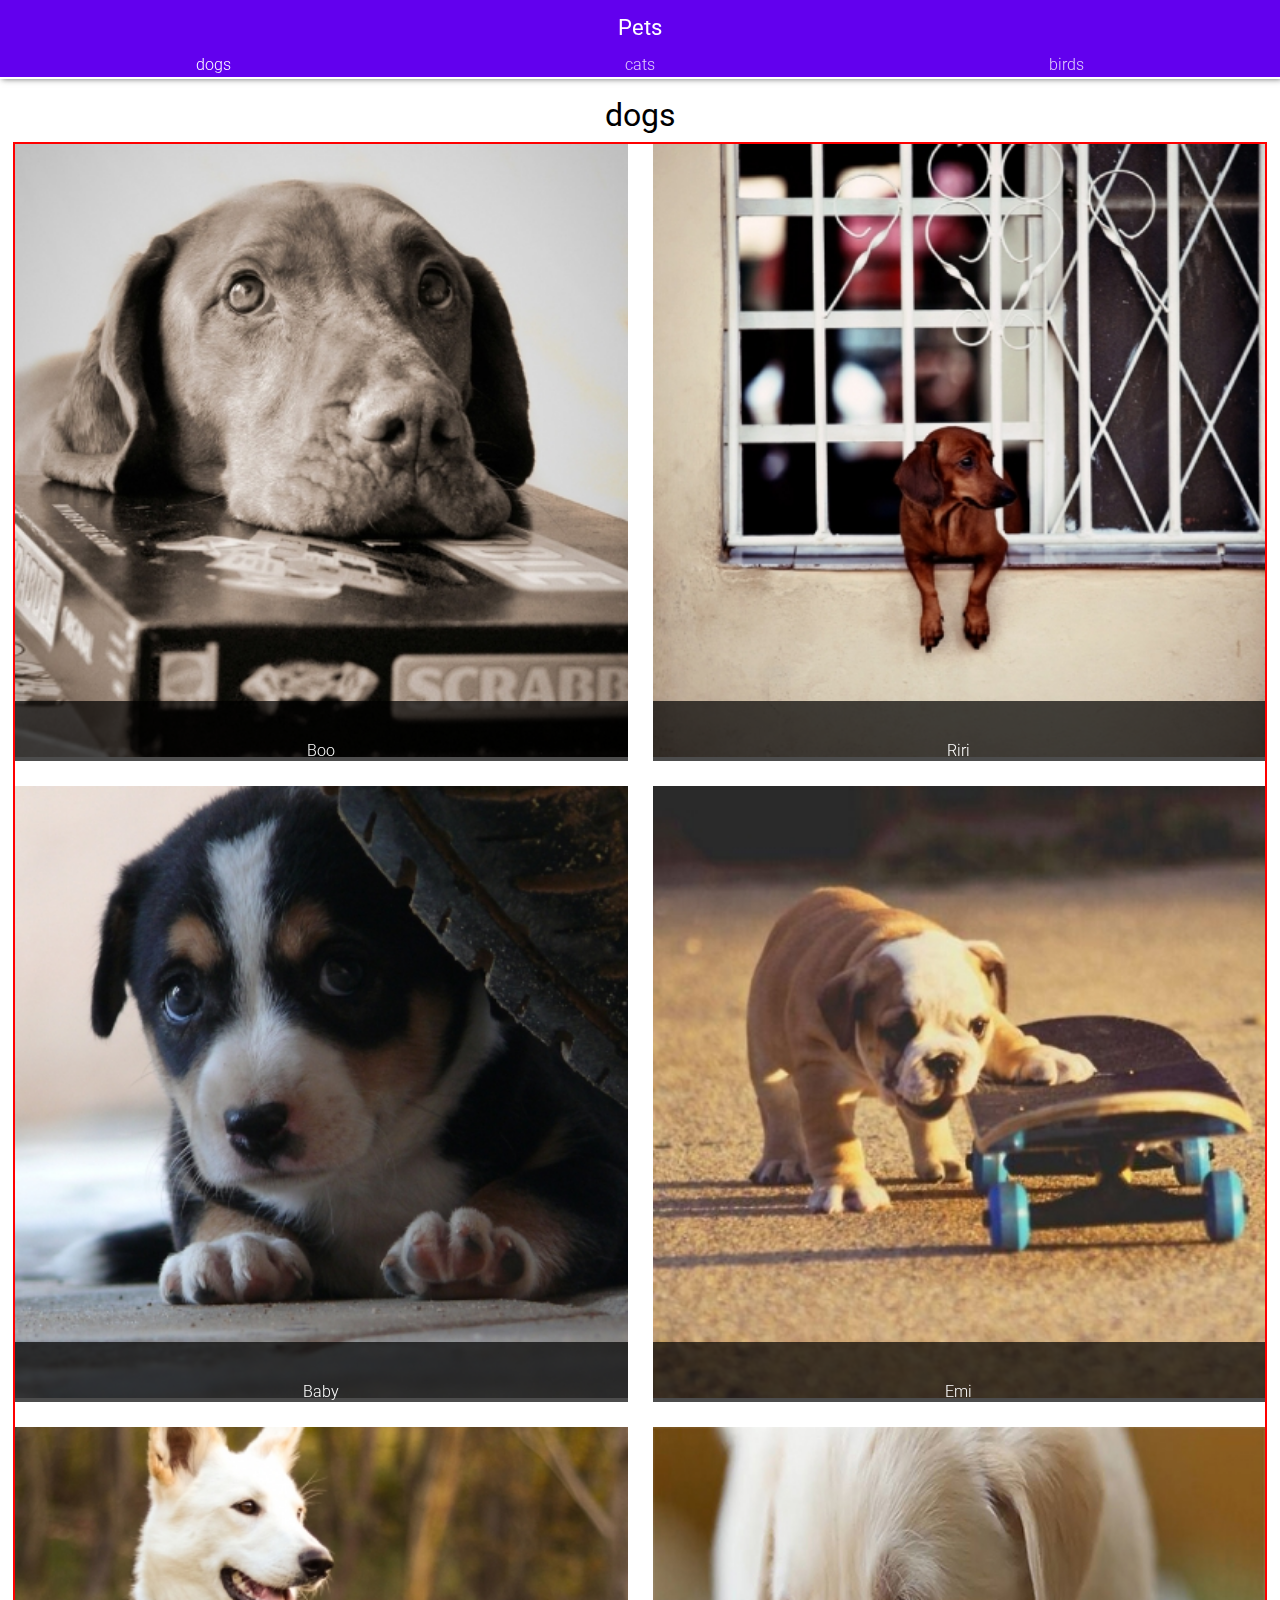
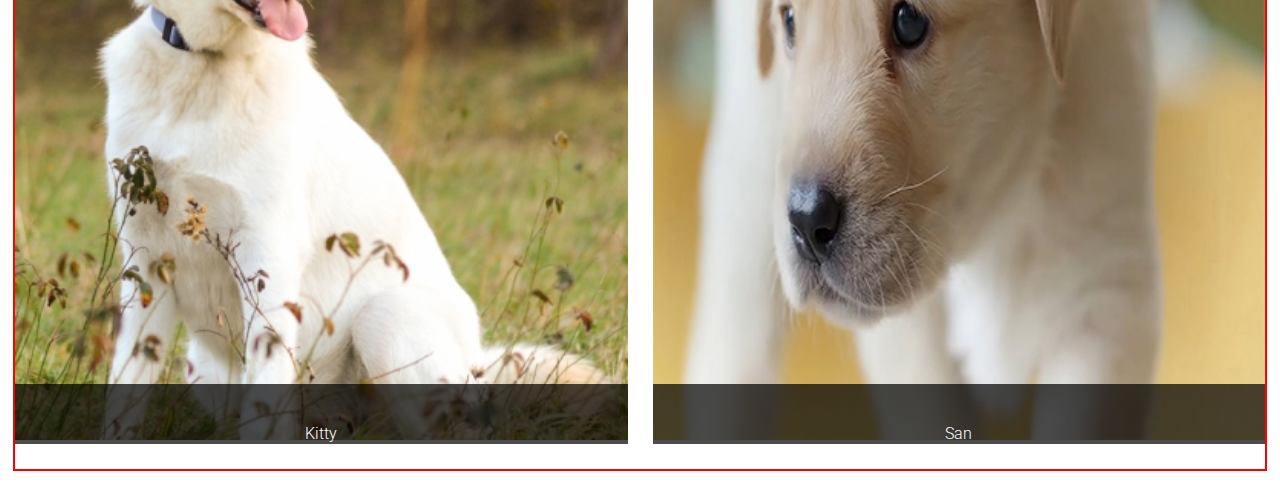
<file: index.html>
<!DOCTYPE html>
<html lang="en">
<head>
    <meta charset="UTF-8">
    <meta name="viewport" content="width=device-width, initial-scale=1.0">
    <title>fixed.html</title>
    <link href="https://fonts.googleapis.com/css2?family=Roboto:wght@300;400&display=swap" rel="stylesheet">
    <link rel="stylesheet" href="css/style.css">
    <style>
        *{
            margin: 0;
            padding: 0;
        }
        body{
            font-family: 'Roboto', sans-serif;
            font-weight: 300;
        }
        h1{
            font-weight: 400;
        }
        a{
            text-decoration: none;
            color: white
        }
        ul{
            list-style-type: none;
        }
        header{
            background: #6200ee;
            color: white;
            text-align: center;
            box-shadow: 2px 0px 6px #666;
            position: fixed;
            left: 0; top: 0;
            width: 100%;
        }
        header>h1{
            font-size: 22px;
            padding-top: 15px;
            padding-bottom: 5px;
        }

        header> nav{
            
            overflow: hidden;
        }
        header>nav ul>li{
            float: left;
            width: 33.33%;
            
        }
        header>nav ul>li>a{
            display: block;
            padding-top: 10px;
            padding-bottom: 5px;
            opacity: 0.8;
        }
        header>nav ul>li>a:hover,
        header>nav ul>li>a:active,
        header>nav ul>li>a.selected{
            opacity: 1;

        }
        header>nav ul>li>a.selected:after{
            content:"";
            position: absolute;
            width: 100%;
            height: 2px;
            background: #fff;
            left: 0;
            bottom: 0;
        }
        section{
           margin-top: 86px;
           text-align: center;
           padding: 15px;
           padding-top: 0px;
        }
        section>h1{
            padding-top: 10px;
            padding-bottom: 10px;
        }
        #list{
            outline: 2px solid red;
            overflow: hidden;

        }
        #list>li{
            width: 49%;
            overflow: hidden;
            float: left;
            margin-right: 2%;
            position: relative;
            margin-bottom: 2%;
            

        }
        #list>li:nth-child(2n){
            margin-right: 0;
        }

        #list>li>img{
            width: 100%;
        }
        #list>li>.name{
            position: absolute;
            width: 100%;
            height: 60px;
            background:rgba(0,0,0,0.7);
            left: 0; bottom: 0;
            color: white;
            font-size: 16px;
            line-height: 100px;
            text-transform: capitalize;
        
        }


    </style>


</head>
<body>
    <div id="wrap">
    <header>
   <h1>Pets</h1>
   <nav>
       <ul>
           <li><a class="selected"href="./index.html">dogs</a></li>
           <li><a href="./cats.html">cats</a></li>
           <li><a href="./birds.html">birds</a></li>
          
       </ul>
   </nav>
 </header>
 <section>
<h1>dogs</h1>
<ul id="list">
    <li><img src="./images/dog1.jpg" alt="">
    <p class="name">
        boo
    </p></li>
    <li><img src="./images/dog2.jpg" alt="">
    <p class="name">
        riri
    </p></li>
    <li><img src="./images/dog3.jpg" alt="">
    <p class="name">
        baby
    </p></li>
    <li><img src="./images/dog4.jpg" alt="">
    <p class="name">
        emi
    </p></li>
    <li><img src="./images/dog5.jpg" alt="">
    <p class="name">
        kitty
    </p></li>
    <li><img src="./images/dog6.jpg" alt="">
    <p class="name">
        san
    </p></li>
   
</ul>
 </section>
</div>

</body>
</html>
</file>
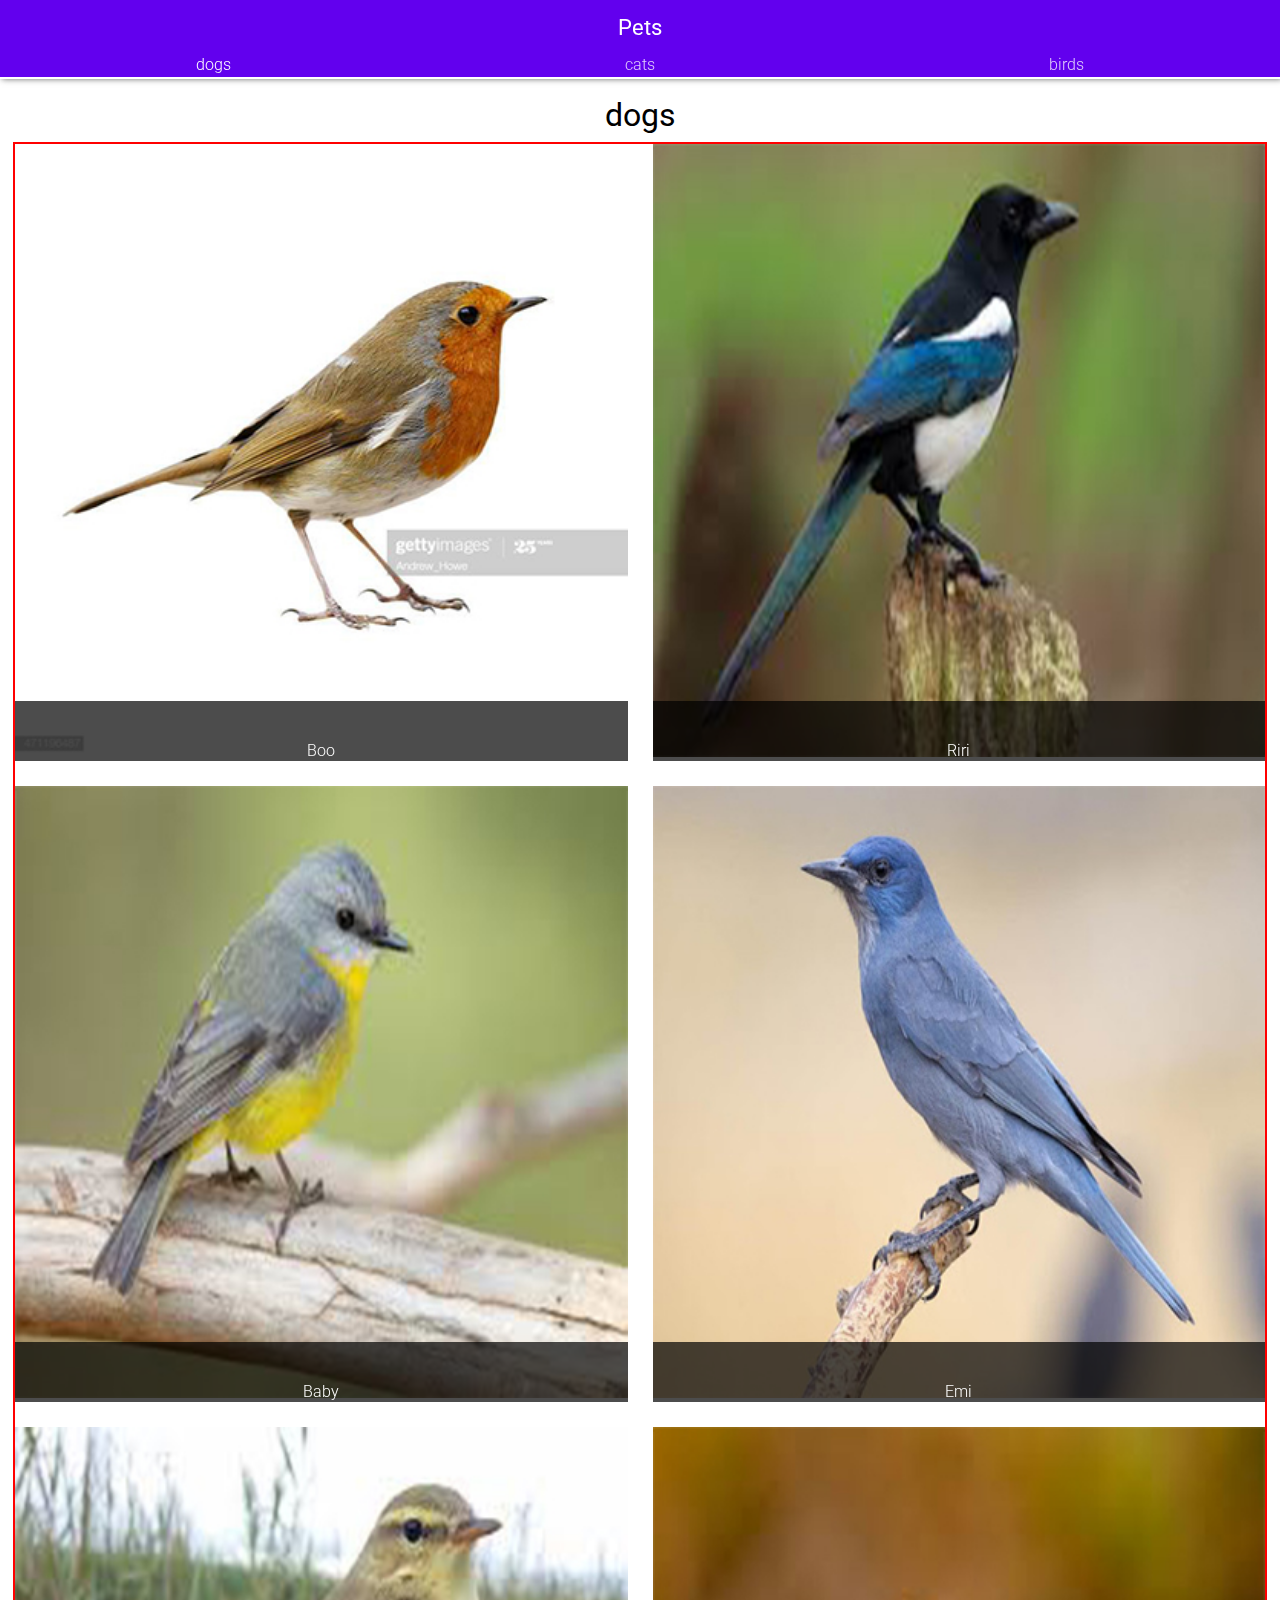
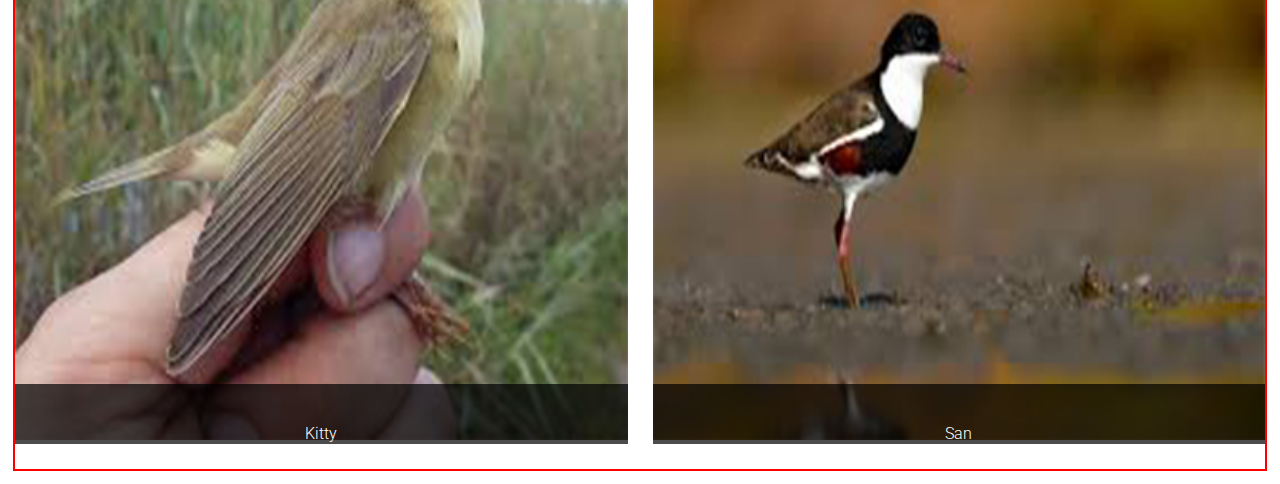
<file: birds.html>
<!DOCTYPE html>
<html lang="en">
<head>
    <meta charset="UTF-8">
    <meta name="viewport" content="width=device-width, initial-scale=1.0">
    <title>fixed.html</title>
    <link href="https://fonts.googleapis.com/css2?family=Roboto:wght@300;400&display=swap" rel="stylesheet">
    <link rel="stylesheet" href="css/style.css">
    <style>
        *{
            margin: 0;
            padding: 0;
        }
        body{
            font-family: 'Roboto', sans-serif;
            font-weight: 300;
        }
        h1{
            font-weight: 400;
        }
        a{
            text-decoration: none;
            color: white
        }
        ul{
            list-style-type: none;
        }
        header{
            background: #6200ee;
            color: white;
            text-align: center;
            box-shadow: 2px 0px 6px #666;
            position: fixed;
            left: 0; top: 0;
            width: 100%;
        }
        header>h1{
            font-size: 22px;
            padding-top: 15px;
            padding-bottom: 5px;
        }

        header> nav{
            
            overflow: hidden;
        }
        header>nav ul>li{
            float: left;
            width: 33.33%;
            
        }
        header>nav ul>li>a{
            display: block;
            padding-top: 10px;
            padding-bottom: 5px;
            opacity: 0.8;
        }
        header>nav ul>li>a:hover,
        header>nav ul>li>a:active,
        header>nav ul>li>a.selected{
            opacity: 1;

        }
        header>nav ul>li>a.selected:after{
            content:"";
            position: absolute;
            width: 100%;
            height: 2px;
            background: #fff;
            left: 0;
            bottom: 0;
        }
        section{
           margin-top: 86px;
           text-align: center;
           padding: 15px;
           padding-top: 0px;
        }
        section>h1{
            padding-top: 10px;
            padding-bottom: 10px;
        }
        #list{
            outline: 2px solid red;
            overflow: hidden;

        }
        #list>li{
            width: 49%;
            overflow: hidden;
            float: left;
            margin-right: 2%;
            position: relative;
            margin-bottom: 2%;
            

        }
        #list>li:nth-child(2n){
            margin-right: 0;
        }

        #list>li>img{
            width: 100%;
        }
        #list>li>.name{
            position: absolute;
            width: 100%;
            height: 60px;
            background:rgba(0,0,0,0.7);
            left: 0; bottom: 0;
            color: white;
            font-size: 16px;
            line-height: 100px;
            text-transform: capitalize;
        
        }


    </style>


</head>
<body>
    <div id="wrap">
    <header>
   <h1>Pets</h1>
   <nav>
       <ul>
           <li><a class="selected"href="./index.html">dogs</a></li>
           <li><a href="./cats.html">cats</a></li>
           <li><a href="./birds.html">birds</a></li>
          
       </ul>
   </nav>
 </header>
 <section>
<h1>dogs</h1>
<ul id="list">
    <li><img src="./images/bird1.jpg" alt="">
    <p class="name">
        boo
    </p></li>
    <li><img src="./images/bird2.jpg" alt="">
    <p class="name">
        riri
    </p></li>
    <li><img src="./images/bird3.jpg" alt="">
    <p class="name">
        baby
    </p></li>
    <li><img src="./images/bird4.jpg" alt="">
    <p class="name">
        emi
    </p></li>
    <li><img src="./images/bird5.jpg" alt="">
    <p class="name">
        kitty
    </p></li>
    <li><img src="./images/bird6.jpg" alt="">
    <p class="name">
        san
    </p></li>
   
</ul>
 </section>
</div>

</body>
</html>
</file>
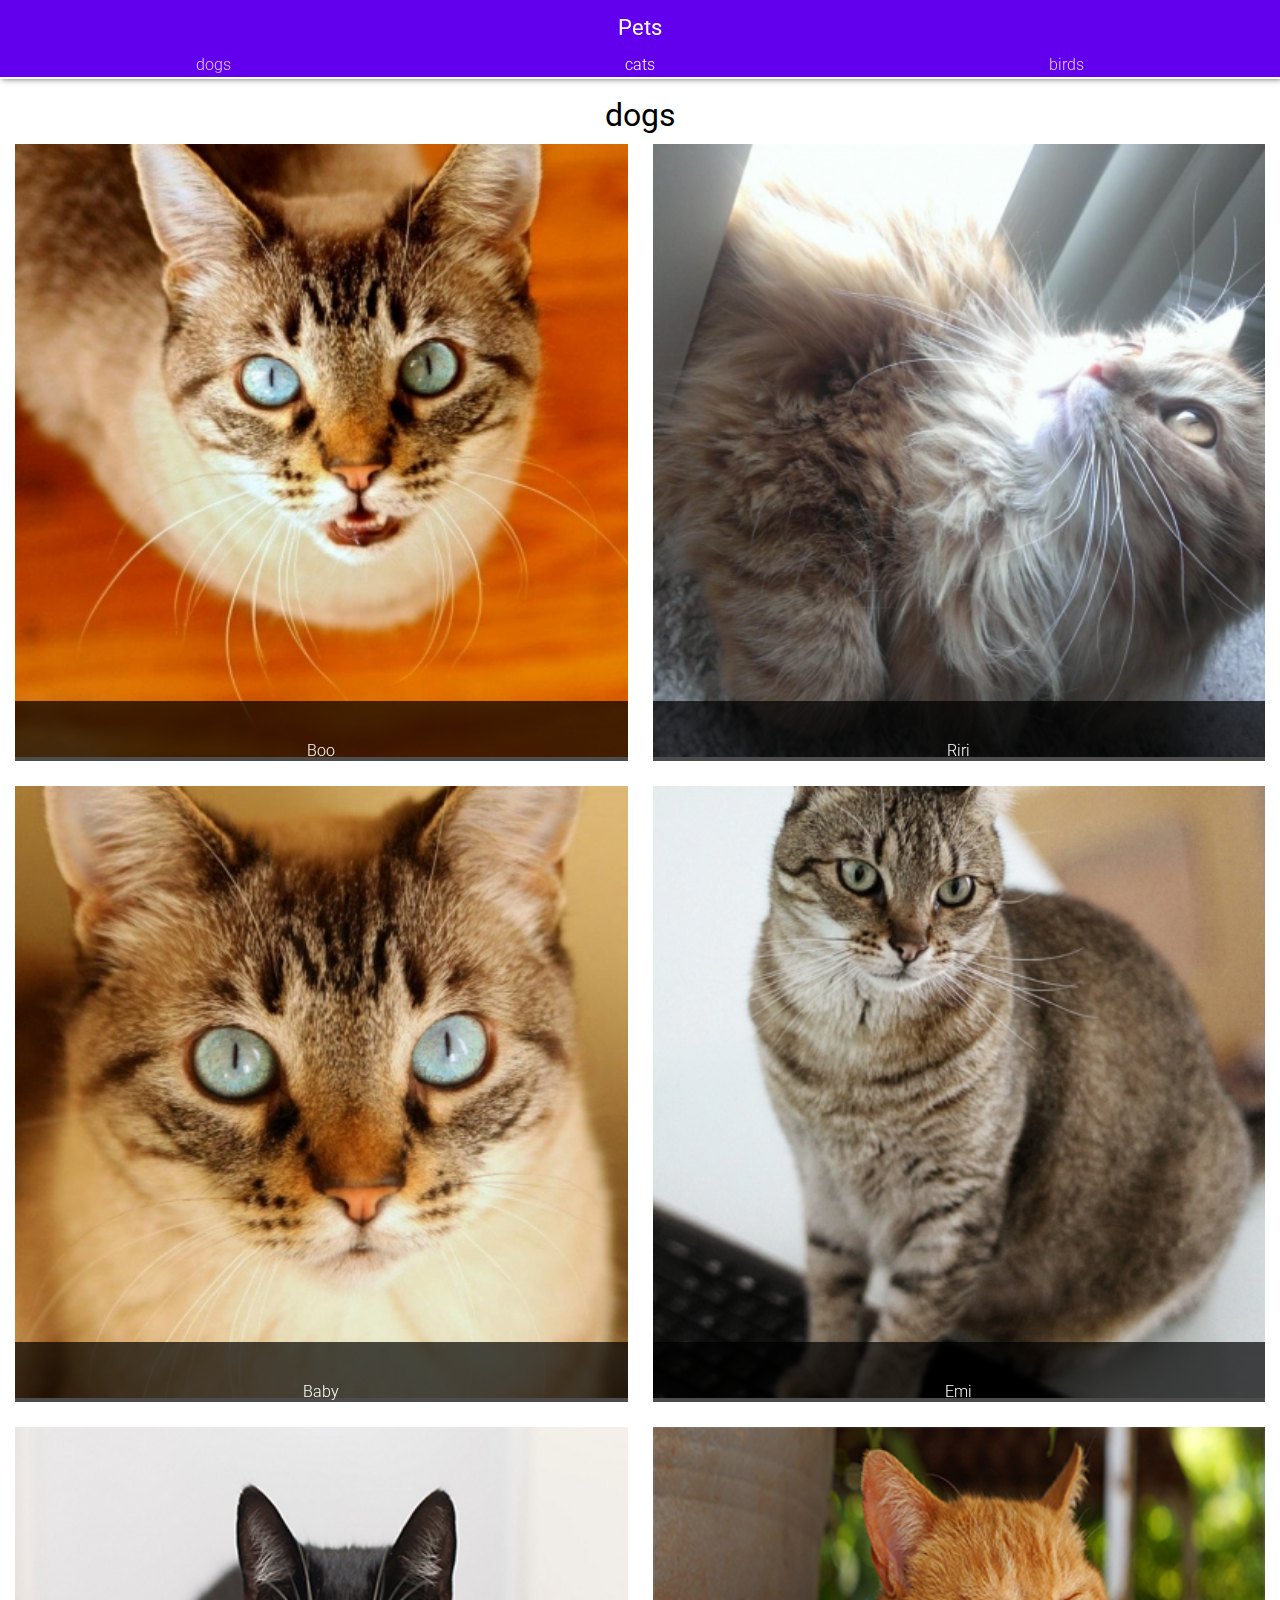
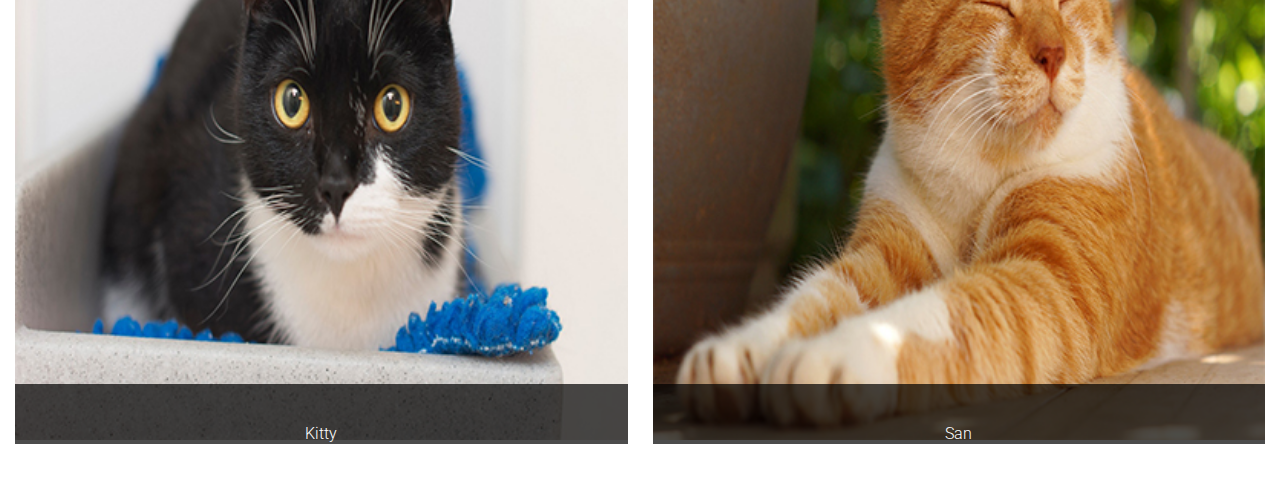
<file: cats.html>
<!DOCTYPE html>
<html lang="en">
<head>
    <meta charset="UTF-8">
    <meta name="viewport" content="width=device-width, initial-scale=1.0">
    <title>fixed.html</title>
    <link href="https://fonts.googleapis.com/css2?family=Roboto:wght@300;400&display=swap" rel="stylesheet">
    <link rel="stylesheet" href="css/style.css">
    <style>
        *{
            margin: 0;
            padding: 0;
        }
        body{
            font-family: 'Roboto', sans-serif;
            font-weight: 300;
        }
        h1{
            font-weight: 400;
        }
        a{
            text-decoration: none;
            color: white
        }
        ul{
            list-style-type: none;
        }
        header{
            background: #6200ee;
            color: white;
            text-align: center;
            box-shadow: 2px 0px 6px #666;
            position: fixed;
            left: 0; top: 0;
            width: 100%;
        }
        header>h1{
            font-size: 22px;
            padding-top: 15px;
            padding-bottom: 5px;
        }

        header> nav{
            
            overflow: hidden;
        }
        header>nav ul>li{
            float: left;
            width: 33.33%;
            
        }
        header>nav ul>li>a{
            display: block;
            padding-top: 10px;
            padding-bottom: 5px;
            opacity: 0.8;
        }
        header>nav ul>li>a:hover,
        header>nav ul>li>a:active,
        header>nav ul>li>a.selected{
            opacity: 1;

        }
        header>nav ul>li>a.selected:after{
            content:"";
            position: absolute;
            width: 100%;
            height: 2px;
            background: #fff;
            left: 0;
            bottom: 0;
        }
        section{
           margin-top: 86px;
           text-align: center;
           padding: 15px;
           padding-top: 0px;
        }
        section>h1{
            padding-top: 10px;
            padding-bottom: 10px;
        }
        #list{
           
            overflow: hidden;

        }
        #list>li{
            width: 49%;
            overflow: hidden;
            float: left;
            margin-right: 2%;
            position: relative;
            margin-bottom: 2%;
            

        }
        #list>li:nth-child(2n){
            margin-right: 0;
        }

        #list>li>img{
            width: 100%;
        }
        #list>li>.name{
            position: absolute;
            width: 100%;
            height: 60px;
            background:rgba(0,0,0,0.7);
            left: 0; bottom: 0;
            color: white;
            font-size: 16px;
            line-height: 100px;
            text-transform: capitalize;
        
        }


    </style>


</head>
<body>
    <div id="wrap">
    <header>
   <h1>Pets</h1>
   <nav>
       <ul>
           <li><a href="./index.html">dogs</a></li>
           <li><a class="selected" href="./cats.html">cats</a></li>
           <li><a href="./birds.html">birds</a></li>
          
       </ul>
   </nav>
 </header>
 <section>
<h1>dogs</h1>
<ul id="list">
    <li><img src="./images/cat1.jpg" alt="">
    <p class="name">
        boo
    </p></li>
    <li><img src="./images/cat2.jpg" alt="">
    <p class="name">
        riri
    </p></li>
    <li><img src="./images/cat3.jpg" alt="">
    <p class="name">
        baby
    </p></li>
    <li><img src="./images/cat4.jpg" alt="">
    <p class="name">
        emi
    </p></li>
    <li><img src="./images/cat5.jpg" alt="">
    <p class="name">
        kitty
    </p></li>
    <li><img src="./images/cat6.jpg" alt="">
    <p class="name">
        san
    </p></li>
   
</ul>
 </section>
</div>

</body>
</html>
</file>
<file: css/style.css>
<style>
*{
    margin: 0;
    padding: 0;
}
body{
    font-family: 'Roboto', sans-serif;
    font-weight: 300;
}
h1{
    font-weight: 400;
}
a{
    text-decoration: none;
    color: white
}
ul{
    list-style-type: none;
}
header{
    background: #6200ee;
    color: white;
    text-align: center;
    box-shadow: 2px 0px 6px #666;
    position: fixed;
    left: 0; top: 0;
    width: 100%;
}
header>h1{
    font-size: 22px;
    padding-top: 15px;
    padding-bottom: 5px;
}

header> nav{
    
    overflow: hidden;
}
header>nav ul>li{
    float: left;
    width: 33.33%;
    
}
header>nav ul>li>a{
    display: block;
    padding-top: 10px;
    padding-bottom: 5px;
    opacity: 0.8;
}
header>nav ul>li>a:hover,
header>nav ul>li>a:active,
header>nav ul>li>a.selected{
    opacity: 1;

}
header>nav ul>li>a.selected:after{
    content:"";
    position: absolute;
    width: 100%;
    height: 2px;
    background: #fff;
    left: 0;
    bottom: 0;
}
section{
   margin-top: 86px;
   text-align: center;
   padding: 15px;
   padding-top: 0px;
}
section>h1{
    padding-top: 10px;
    padding-bottom: 10px;
}
#list{
    
    overflow: hidden;

}
#list>li{
    width: 49%;
    overflow: hidden;
    float: left;
    margin-right: 2%;
    position: relative;
    margin-bottom: 2%;
    

}
#list>li:nth-child(2n){
    margin-right: 0;
}

#list>li>img{
    width: 100%;
}
#list>li>.name{
    position: absolute;
    width: 100%;
    height: 60px;
    background:rgba(0,0,0,0.7);
    left: 0; bottom: 0;
    color: white;
    font-size: 16px;
    line-height: 100px;
    text-transform: capitalize;

}


</style>
</file>
